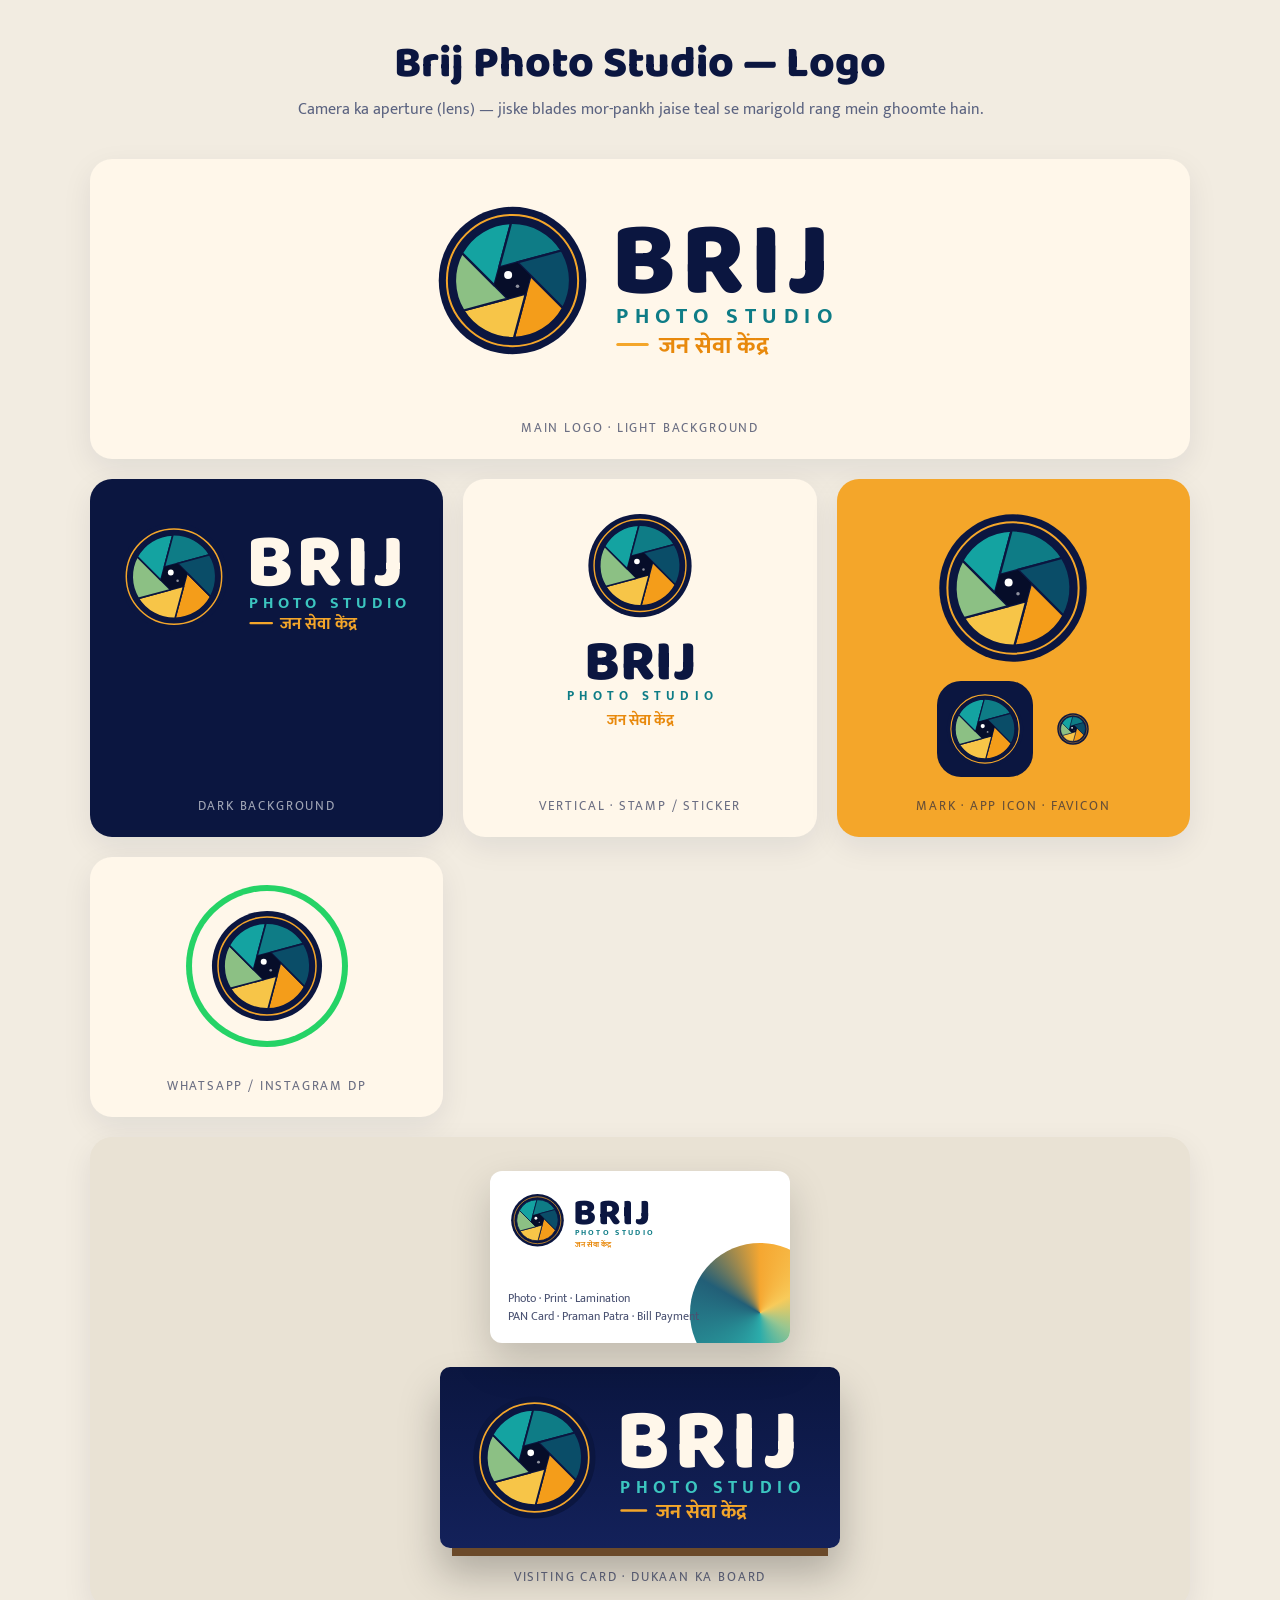
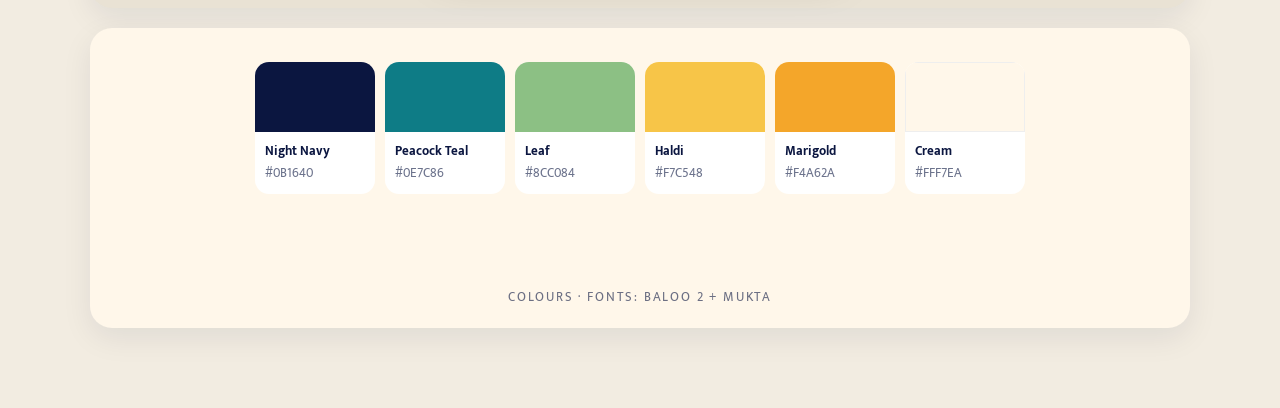
<file: logo/index.html>
<!doctype html>
<html lang="hi">
<head>
<meta charset="utf-8">
<meta name="viewport" content="width=device-width, initial-scale=1">
<title>Brij Photo Studio — Logo</title>
<link rel="preconnect" href="https://fonts.googleapis.com">
<link rel="preconnect" href="https://fonts.gstatic.com" crossorigin>
<link href="https://fonts.googleapis.com/css2?family=Baloo+2:wght@500;700;800&family=Mukta:wght@400;600;700&display=swap" rel="stylesheet">
<style>
  :root { --ink:#0B1640; --teal:#0E7C86; --teal-2:#3CC6C0; --gold:#F4A62A; --gold-d:#E8890C; --cream:#FFF7EA; }
  * { box-sizing: border-box; margin: 0; }
  body { font-family: 'Mukta', sans-serif; background: #f2ece1; color: var(--ink); padding: 40px 16px 80px; }
  h1 { font: 800 clamp(28px, 5vw, 44px)/1.1 'Baloo 2', sans-serif; text-align: center; }
  .sub { text-align: center; margin: 8px 0 36px; color: #5b6380; }
  .grid { max-width: 1100px; margin: auto; display: grid; grid-template-columns: repeat(auto-fit, minmax(300px, 1fr)); gap: 20px; }
  .tile { border-radius: 22px; padding: 34px 24px 20px; display: flex; flex-direction: column; align-items: center; justify-content: center; gap: 18px; min-height: 260px; background: var(--cream); box-shadow: 0 10px 30px rgba(11,22,64,.08); }
  .tile.wide { grid-column: 1 / -1; min-height: 300px; }
  .tile.dark { background: var(--ink); color: #fff; }
  .tile.gold { background: var(--gold); }
  .tile small { font-size: 13px; letter-spacing: .14em; text-transform: uppercase; opacity: .6; margin-top: auto; }
  .lockup { width: min(100%, 420px); }
  .mark { width: 150px; }
  .swatches { display: flex; flex-wrap: wrap; gap: 10px; justify-content: center; }
  .sw { width: 120px; border-radius: 14px; overflow: hidden; background: #fff; font-size: 13px; }
  .sw i { display: block; height: 70px; }
  .sw b, .sw span { display: block; padding: 0 10px; }
  .sw b { padding-top: 8px; } .sw span { padding-bottom: 10px; opacity: .6; }
  /* usage mockups */
  .vcard { width: 300px; aspect-ratio: 1.75; border-radius: 12px; background: #fff; box-shadow: 0 18px 40px rgba(0,0,0,.18); padding: 18px; display: flex; flex-direction: column; justify-content: space-between; position: relative; overflow: hidden; }
  .vcard::after { content: ''; position: absolute; right: -40px; bottom: -40px; width: 140px; height: 140px; border-radius: 50%; background: conic-gradient(#F49D1A, #F7C548, #8CC084, #14A3A1, #0E7C86, #0A4D68, #F49D1A); opacity: .9; }
  .vcard svg { width: 150px; }
  .vcard p { font-size: 12px; line-height: 1.5; color: #4a5272; position: relative; z-index: 1; }
  .board { width: min(100%, 400px); border-radius: 10px; background: linear-gradient(#0B1640, #13215A); padding: 18px 26px; box-shadow: 0 20px 0 -12px #6b4a2a, 0 26px 40px rgba(0,0,0,.25); display: flex; align-items: center; gap: 18px; }
  .board svg { width: 100%; }
  .dp { width: 150px; height: 150px; border-radius: 50%; background: var(--cream); display: grid; place-items: center; box-shadow: 0 0 0 6px #25D366; }
  .dp svg { width: 112px; }
  .icon { width: 96px; height: 96px; border-radius: 24px; background: var(--ink); display: grid; place-items: center; }
  .icon svg { width: 78px; }
  .row { display: flex; gap: 24px; align-items: center; flex-wrap: wrap; justify-content: center; }
  .fav { width: 32px; height: 32px; }
</style>
</head>
<body>
  <h1>Brij Photo Studio — Logo</h1>
  <p class="sub">Camera ka aperture (lens) — jiske blades mor-pankh jaise teal se marigold rang mein ghoomte hain.</p>

  <svg width="0" height="0" style="position:absolute" aria-hidden="true">
    <defs>
      <symbol id="mark" viewBox="0 0 120 120">
        <circle cx="60" cy="60" r="59" fill="#0B1640"/>
        <circle cx="60" cy="60" r="52.5" fill="none" stroke="#F4A62A" stroke-width="1.6"/>
        <g stroke="#0B1640" stroke-width="1.8" stroke-linejoin="round">
          <path fill="#F49D1A" d="M74.49 56.12L100.39 82.02A46 46 0 0 1 61.13 105.99Z"/>
          <path fill="#F7C548" d="M70.61 70.61L61.13 105.99A46 46 0 0 1 20.74 83.97Z"/>
          <path fill="#8CC084" d="M56.12 74.49L20.74 83.97A46 46 0 0 1 19.61 37.98Z"/>
          <path fill="#14A3A1" d="M45.51 63.88L19.61 37.98A46 46 0 0 1 58.87 14.01Z"/>
          <path fill="#0E7C86" d="M49.39 49.39L58.87 14.01A46 46 0 0 1 99.26 36.03Z"/>
          <path fill="#0A4D68" d="M63.88 45.51L99.26 36.03A46 46 0 0 1 100.39 82.02Z"/>
        </g>
        <polygon fill="#060D29" points="63.88 45.51 74.49 56.12 70.61 70.61 56.12 74.49 45.51 63.88 49.39 49.39"/>
        <circle cx="56.5" cy="55.5" r="3.2" fill="#fff"/>
        <circle cx="64" cy="64.5" r="1.4" fill="#fff" opacity=".55"/>
      </symbol>
    </defs>
  </svg>

  <div class="grid">
    <div class="tile wide">
      <svg class="lockup" viewBox="0 0 336 140" role="img" aria-label="Brij Photo Studio logo">
        <use href="#mark" x="6" y="10" width="120" height="120"/>
        <text x="145" y="79" style="font:800 84px 'Baloo 2';fill:#0B1640;letter-spacing:4px">BRIJ</text>
        <text x="149" y="104" style="font:700 17.5px 'Mukta';fill:#0E7C86;letter-spacing:5.2px">PHOTO STUDIO</text>
        <rect x="149" y="120" width="26" height="2.4" rx="1.2" fill="#F4A62A"/>
        <text x="183" y="128" style="font:700 19px 'Mukta';fill:#E8890C">जन सेवा केंद्र</text>
      </svg>
      <small>Main logo · Light background</small>
    </div>

    <div class="tile dark">
      <svg class="lockup" viewBox="0 0 336 140" role="img" aria-label="Brij Photo Studio logo on dark">
        <use href="#mark" x="6" y="10" width="120" height="120"/>
        <text x="145" y="79" style="font:800 84px 'Baloo 2';fill:#FFF7EA;letter-spacing:4px">BRIJ</text>
        <text x="149" y="104" style="font:700 17.5px 'Mukta';fill:#3CC6C0;letter-spacing:5.2px">PHOTO STUDIO</text>
        <rect x="149" y="120" width="26" height="2.4" rx="1.2" fill="#F4A62A"/>
        <text x="183" y="128" style="font:700 19px 'Mukta';fill:#F4A62A">जन सेवा केंद्र</text>
      </svg>
      <small>Dark background</small>
    </div>

    <div class="tile">
      <svg viewBox="0 0 240 250" style="width:210px" role="img" aria-label="Brij Photo Studio vertical logo">
        <use href="#mark" x="60" y="0" width="120" height="120"/>
        <text x="120" y="190" text-anchor="middle" style="font:800 66px 'Baloo 2';fill:#0B1640">BRIJ</text>
        <text x="123" y="214" text-anchor="middle" style="font:700 14.5px 'Mukta';fill:#0E7C86;letter-spacing:6px">PHOTO STUDIO</text>
        <text x="120" y="242" text-anchor="middle" style="font:700 17px 'Mukta';fill:#E8890C">जन सेवा केंद्र</text>
      </svg>
      <small>Vertical · Stamp / Sticker</small>
    </div>

    <div class="tile gold">
      <svg class="mark" viewBox="0 0 120 120" aria-hidden="true"><use href="#mark"/></svg>
      <div class="row">
        <div class="icon"><svg viewBox="0 0 120 120" aria-hidden="true"><use href="#mark"/></svg></div>
        <svg class="fav" viewBox="0 0 120 120" aria-hidden="true"><use href="#mark"/></svg>
      </div>
      <small>Mark · App icon · Favicon</small>
    </div>

    <div class="tile">
      <div class="dp"><svg viewBox="0 0 120 120" aria-hidden="true"><use href="#mark"/></svg></div>
      <small>WhatsApp / Instagram DP</small>
    </div>

    <div class="tile wide" style="background:#e9e2d4">
      <div class="row">
        <div class="vcard">
          <svg viewBox="0 0 336 140" aria-hidden="true">
            <use href="#mark" x="6" y="10" width="120" height="120"/>
            <text x="145" y="79" style="font:800 84px 'Baloo 2';fill:#0B1640;letter-spacing:4px">BRIJ</text>
            <text x="149" y="104" style="font:700 17.5px 'Mukta';fill:#0E7C86;letter-spacing:5.2px">PHOTO STUDIO</text>
            <text x="149" y="130" style="font:700 19px 'Mukta';fill:#E8890C">जन सेवा केंद्र</text>
          </svg>
          <p>Photo · Print · Lamination<br>PAN Card · Praman Patra · Bill Payment</p>
        </div>
        <div class="board">
          <svg viewBox="0 0 336 140" aria-hidden="true">
            <use href="#mark" x="6" y="10" width="120" height="120"/>
            <text x="145" y="79" style="font:800 84px 'Baloo 2';fill:#FFF7EA;letter-spacing:4px">BRIJ</text>
            <text x="149" y="104" style="font:700 17.5px 'Mukta';fill:#3CC6C0;letter-spacing:5.2px">PHOTO STUDIO</text>
            <rect x="149" y="120" width="26" height="2.4" rx="1.2" fill="#F4A62A"/>
            <text x="183" y="128" style="font:700 19px 'Mukta';fill:#F4A62A">जन सेवा केंद्र</text>
          </svg>
        </div>
      </div>
      <small>Visiting card · Dukaan ka board</small>
    </div>

    <div class="tile wide">
      <div class="swatches">
        <div class="sw"><i style="background:#0B1640"></i><b>Night Navy</b><span>#0B1640</span></div>
        <div class="sw"><i style="background:#0E7C86"></i><b>Peacock Teal</b><span>#0E7C86</span></div>
        <div class="sw"><i style="background:#8CC084"></i><b>Leaf</b><span>#8CC084</span></div>
        <div class="sw"><i style="background:#F7C548"></i><b>Haldi</b><span>#F7C548</span></div>
        <div class="sw"><i style="background:#F4A62A"></i><b>Marigold</b><span>#F4A62A</span></div>
        <div class="sw"><i style="background:#FFF7EA;box-shadow:inset 0 0 0 1px #eee"></i><b>Cream</b><span>#FFF7EA</span></div>
      </div>
      <small>Colours · Fonts: Baloo 2 + Mukta</small>
    </div>
  </div>
</body>
</html>
</file>
